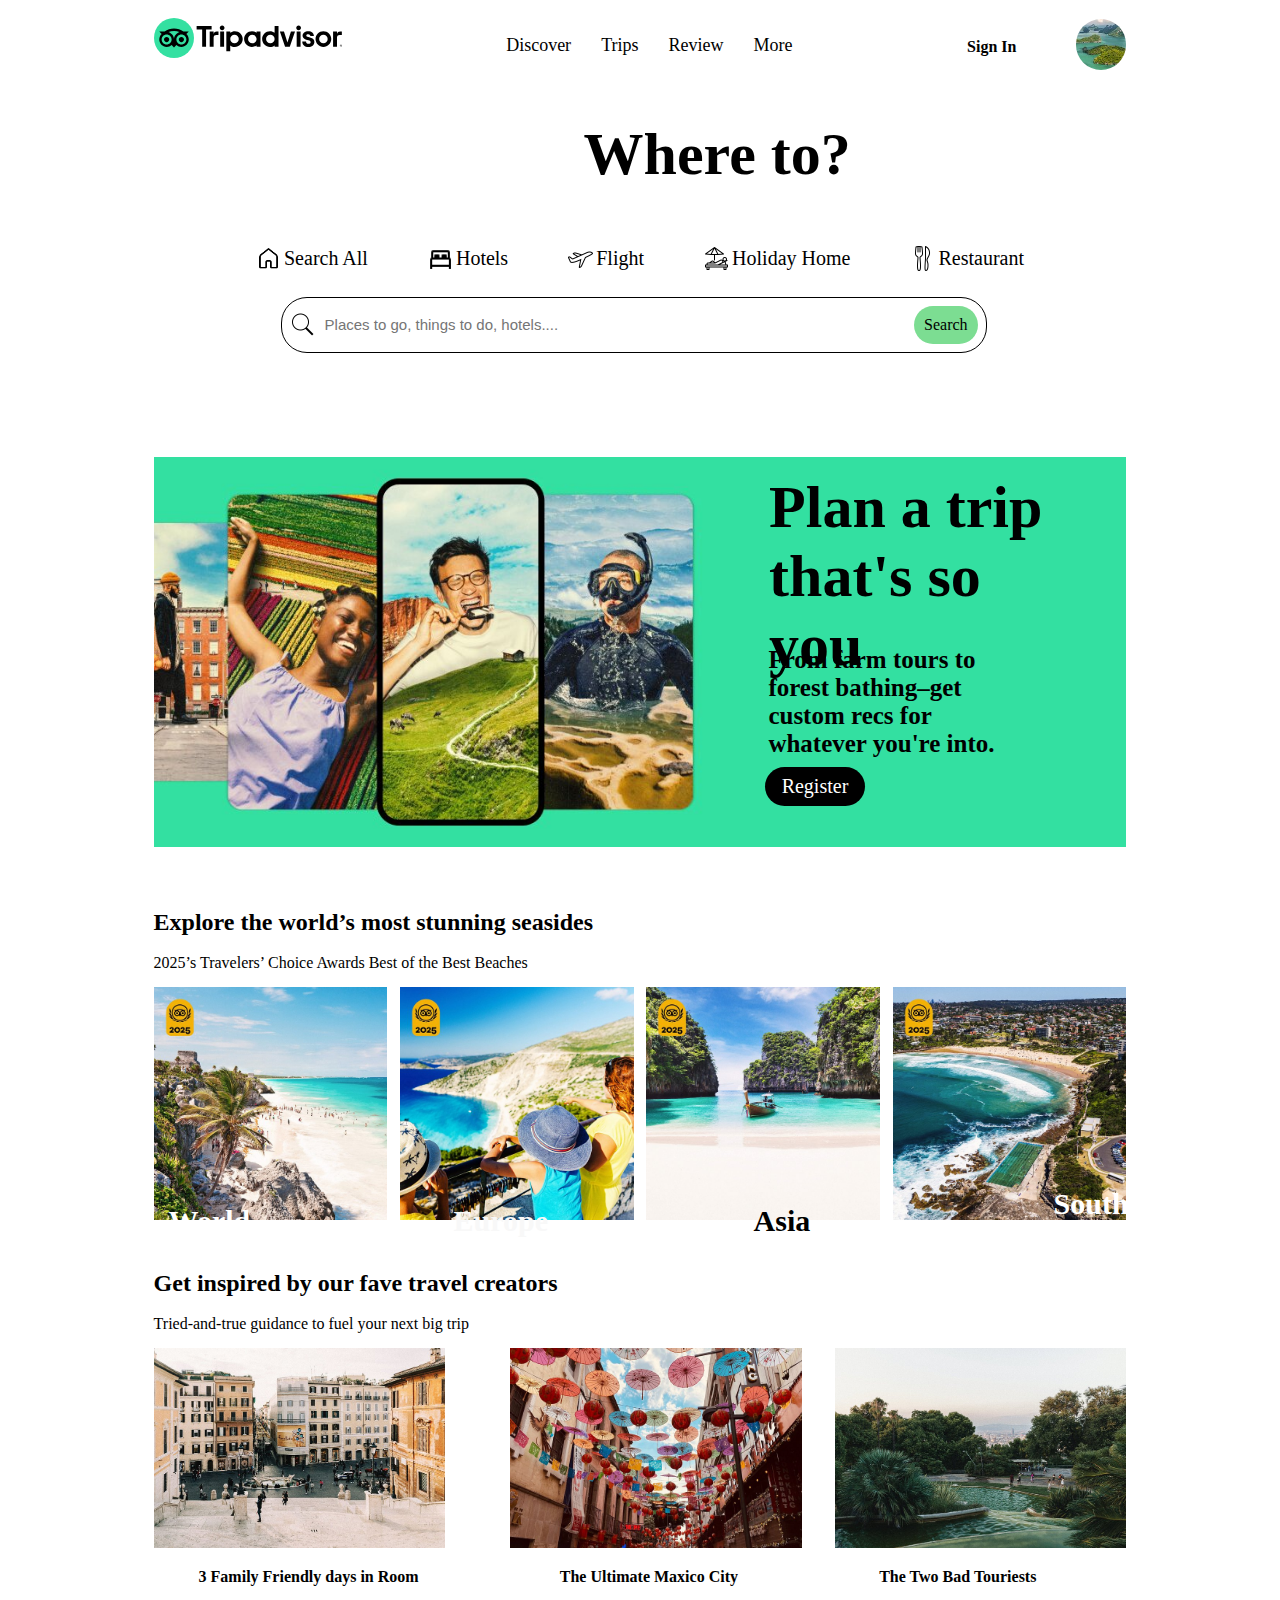
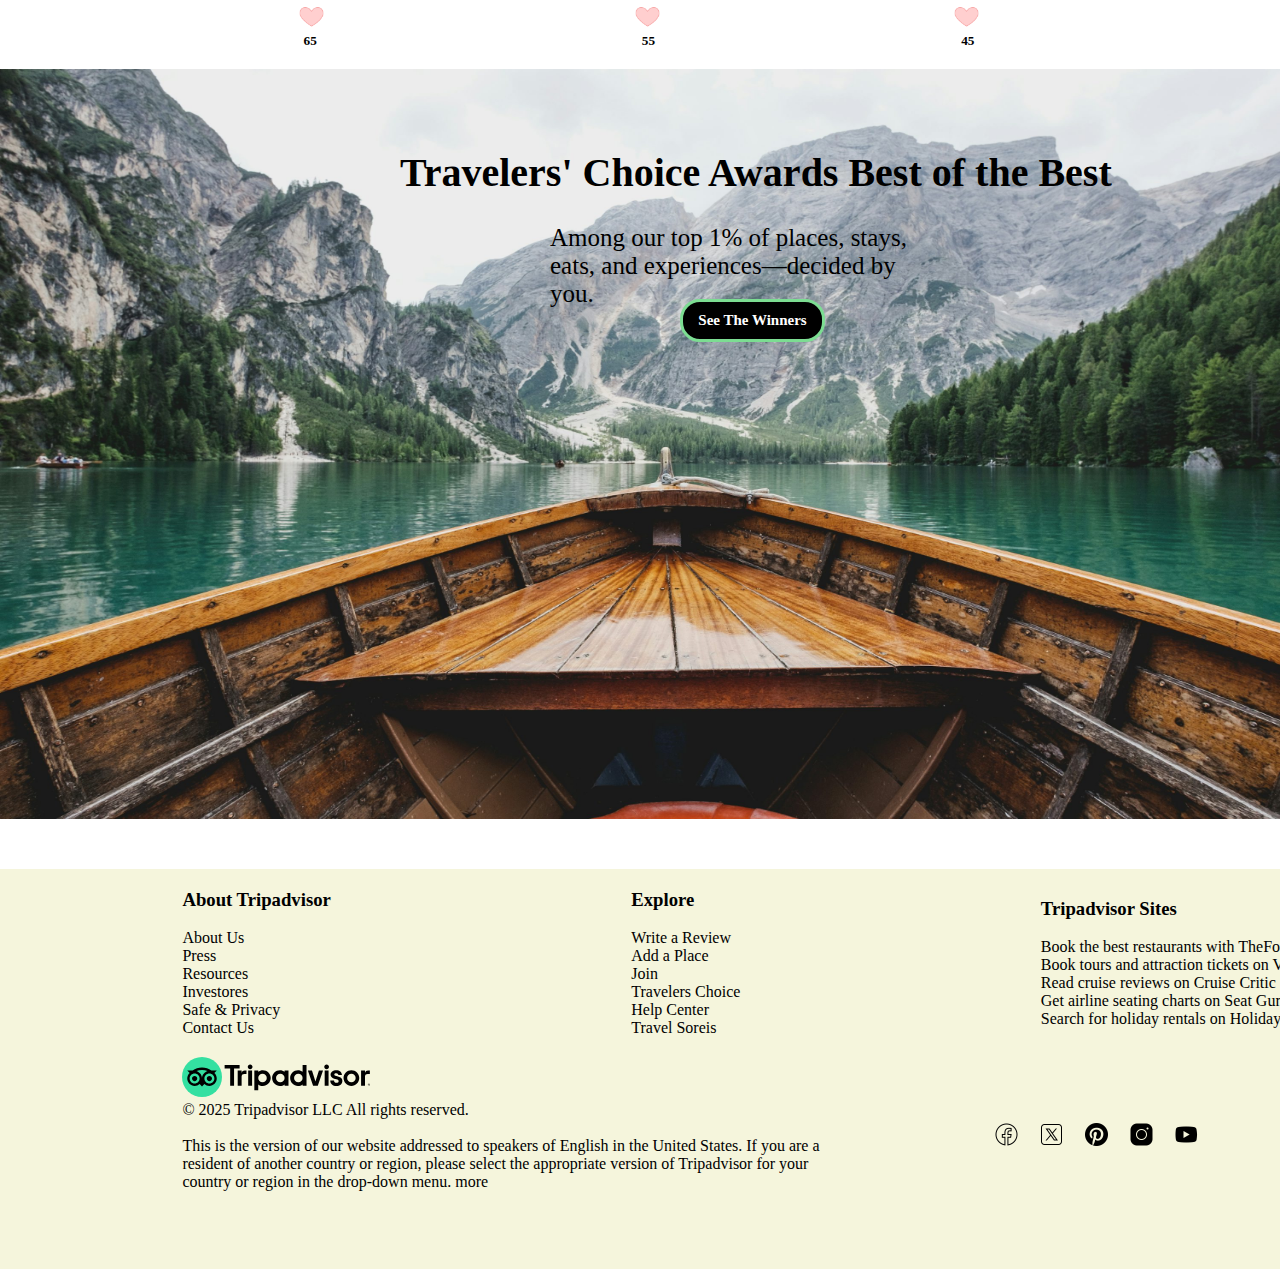
<file: index.html>
<!DOCTYPE html>
<html lang="en">

<head>
    <meta charset="UTF-8">
    <meta name="viewport" content="width=device-width, initial-scale=1.0">
    <title>Tripadvisor-clone</title>
    <link rel="stylesheet" href="style.css">
</head>

<body>

    <body>

        <!--Titles Section 01-->
        <div class="title">
            <img class="image" src="./image/TripAdvisor_files/Topiclogo.svg" alt="TripAdvisor">

            <div class="title-navigation">
                <p class="h1">Discover</p>
                <p class="h2">Trips</p>
                <p class="h3">Review</p>
                <p class="h4">More</p>

            </div>


            <div class="title-logo">
                <h4>Sign In</h4>
                <img src="./image/TripAdvisor_files/avatar.jpg" alt="image">
            </div>

        </div>



        <!--Big Section 02-->
        <div class="big">
            <h1 class="big-one">Where to?</h1>

        </div>



        <!--Catagories Section 03-->
        <div class="catagories">
            <div class="serach">
                <img src="image/TripAdvisor_files/search.png" alt="picture">
                <p>Search All</p>
            </div>

            <div class="hotel">
                <img src="./image/TripAdvisor_files/hotel.png" alt="picture">
                <p>Hotels</p>
            </div>

            <div class="flight">
                <img src="./image/TripAdvisor_files/flight.png" alt="picture">
                <p>Flight</p>
            </div>

            <div class="holyday">
                <img src="./image/TripAdvisor_files/holyday.png" alt="picture">
                <p>Holiday Home</p>
            </div>

            <div class="restaurant">
                <img src="./image/TripAdvisor_files/restaurant.png" alt="picture">
                <p>Restaurant</p>
            </div>

        </div>

        <!--Search Section 04-->
        <div class="search">
            <img src="./image/TripAdvisor_files/navbar.png" alt="search">
            <input type="text" placeholder="Places to go, things to do, hotels...." fdprocessedid="wejlc">
            <p>Search</p>
        </div>

        <!--Trip About Section 05-->
        <div class="trip">
            <img src="./image/TripAdvisor_files/background.jpg" alt="picture">
            <h1>Plan a trip that's so you</h1>
            <h4>From farm tours to forest bathing–get custom recs for whatever you're into.</h4>
            <p>Register</p>
        </div>

        <!--Explore Section 06-->
        <div class="explore">
            <div class="explore-one">
                <h2>Explore the world’s most stunning seasides</h2><br>
                <p>2025’s Travelers’ Choice Awards Best of the Best Beaches</p>
            </div>

            <div class="explore-two">
                <img src="./image/TripAdvisor_files/world1.jpg" alt="picture">
                <h2 class="one">World</h2>

                <img src="./image/TripAdvisor_files/world2.jpg" alt="picture">
                <h2 class="two">Europe</h2>

                <img src="./image/TripAdvisor_files/world3.jpg" alt="picture">
                <h2 class="three">Asia</h2>

                <img src="./image/TripAdvisor_files/world4.jpg" alt="picture">
                <h2 class="four">South Africa</h2>
            </div>
        </div>

        <!--More Explore Section 07-->
        <div class="more">
            <div class="more-one">
                <h2>Get inspired by our fave travel creators</h2><br>
                <p>Tried-and-true guidance to fuel your next big trip</p>
            </div>

            <div class="more-two">

                <img src="./image/TripAdvisor_files/caption1.jpg" alt="picture"><br>



                <img src="./image/TripAdvisor_files/caption2.jpg" alt="picture">



                <img src="./image/TripAdvisor_files/caption3.jpg" alt="picture">



            </div>


            <div class="more-three">
                <div class="more-three-1">
                    <h4>3 Family Friendly days in Room</h4><br>
                    <img class="sujan1" src="./image/TripAdvisor_files/heart.png" alt="picture"><br>
                    <h5>65</h5>
                </div>

                <div class="more-three-2">
                    <h4>The Ultimate Maxico City</h4><br>
                    <img class="sujan2" src="./image/TripAdvisor_files/heart.png" alt="picture"><br>
                    <h5>55</h5>
                </div>

                <div class="more-three-3">
                    <h4>The Two Bad Touriests</h4><br>
                    <img class="sujan3" src="./image/TripAdvisor_files/heart.png" alt="picture"><br>
                    <h5>45</h5>
                </div>
            </div>


        </div>

        <!--Background 08-->
        <div class="background">
            <img src="./image/TripAdvisor_files/background4.jpeg" alt="picture">
            <h1>Travelers' Choice Awards Best of the Best</h1>
            <p>Among our top 1% of places, stays, eats, and experiences—decided by you.</p>
            <h5>See The Winners</h5>
        </div>




        <!--Contact Section 09-->
        <div class="contact">
            <div class="contact-info">
                <div class="contact-one">
                    <h3>About Tripadvisor</h3><br>
                    <p>About Us</p>
                    <p>Press</p>
                    <p>Resources</p>
                    <p>Investores </p>
                    <p>Safe &amp; Privacy</p>
                    <p>Contact Us</p>

                </div>

                <div class="contact-two">
                    <h3>Explore</h3><br>
                    <p>Write a Review</p>
                    <p>Add a Place</p>
                    <p>Join</p>
                    <p>Travelers Choice</p>
                    <p>Help Center</p>
                    <p>Travel Soreis</p>

                </div>

                <div class="contact-two">
                    <h3>Tripadvisor Sites</h3><br>
                    <p>Book the best restaurants with TheFork</p>
                    <p>Book tours and attraction tickets on Viator</p>
                    <p>Read cruise reviews on Cruise Critic</p>
                    <p>Get airline seating charts on Seat Guru</p>
                    <p>Search for holiday rentals on Holiday Lettings</p>

                </div>

            </div>

            <div class="container">
                <div class="container-logo">
                    <img class="image" src="./image/TripAdvisor_files/Topiclogo.svg" alt="TripAdvisor">
                    <p>© 2025 Tripadvisor LLC All rights reserved.</p><br>
                    <p>This is the version of our website addressed to speakers of English in the United States. If you
                        are
                        a resident of another country or region, please select the appropriate version of Tripadvisor
                        for
                        your country or region in the drop-down menu. more</p>

                </div>

                <div class="contact-info">
                    <img src="./image/TripAdvisor_files/facebook.png" alt="picture">
                    <img src="./image/TripAdvisor_files/twitter.png" alt="picture">
                    <img src="./image/TripAdvisor_files/pintrest.png" alt="picture">
                    <img src="./image/TripAdvisor_files/instagram.png" alt="picture">
                    <img src="./image/TripAdvisor_files/youtube.png" alt="picture">

                </div>

            </div>


        </div>





        <span id="PING_IFRAME_FORM_DETECTION" style="display: none;"></span><span id="PING_CONTENT_DLS_POPUP"
            style="display: none;"></span>
        <div
            style="background-color: transparent; border: none; bottom: 15px; display: block; margin: 0px; opacity: 1; padding: 0px; position: fixed; right: 15px; z-index: 2147483647;">
        </div>
    </body>



</body>

</html>
</file>
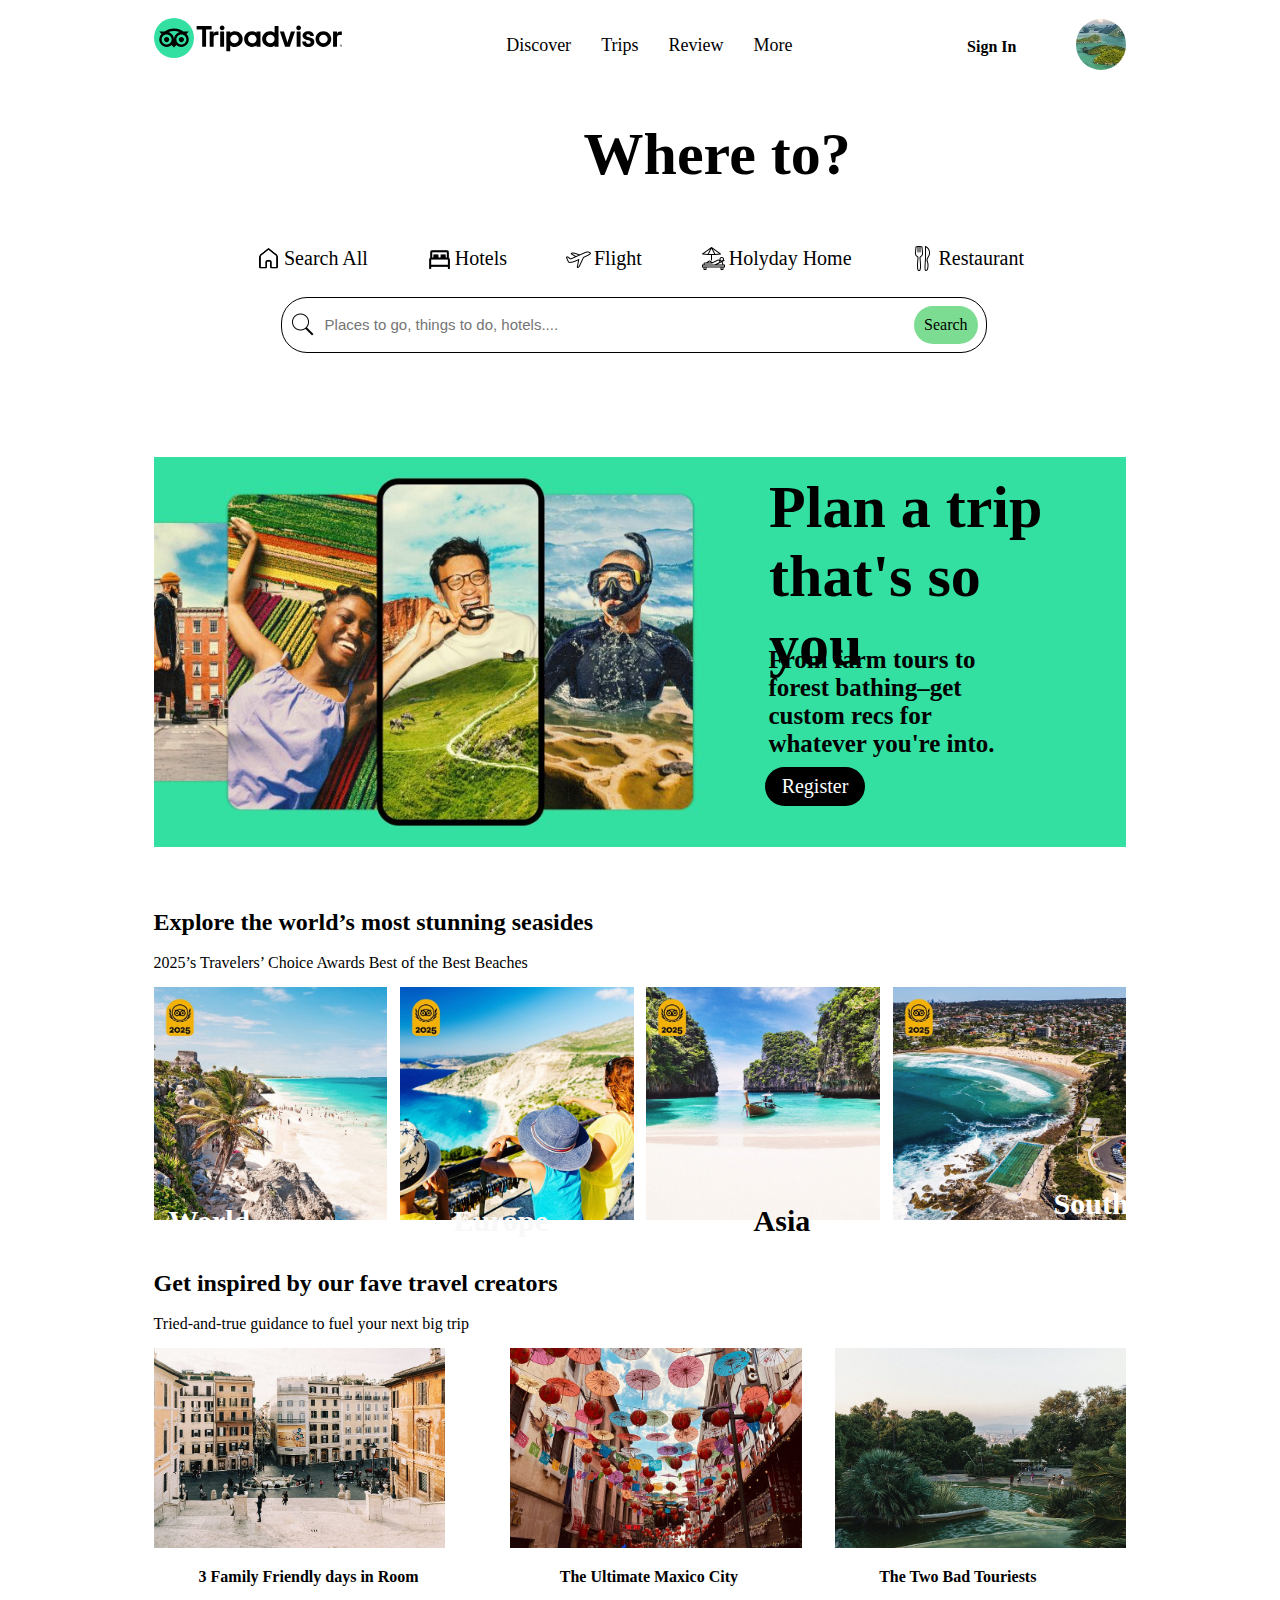
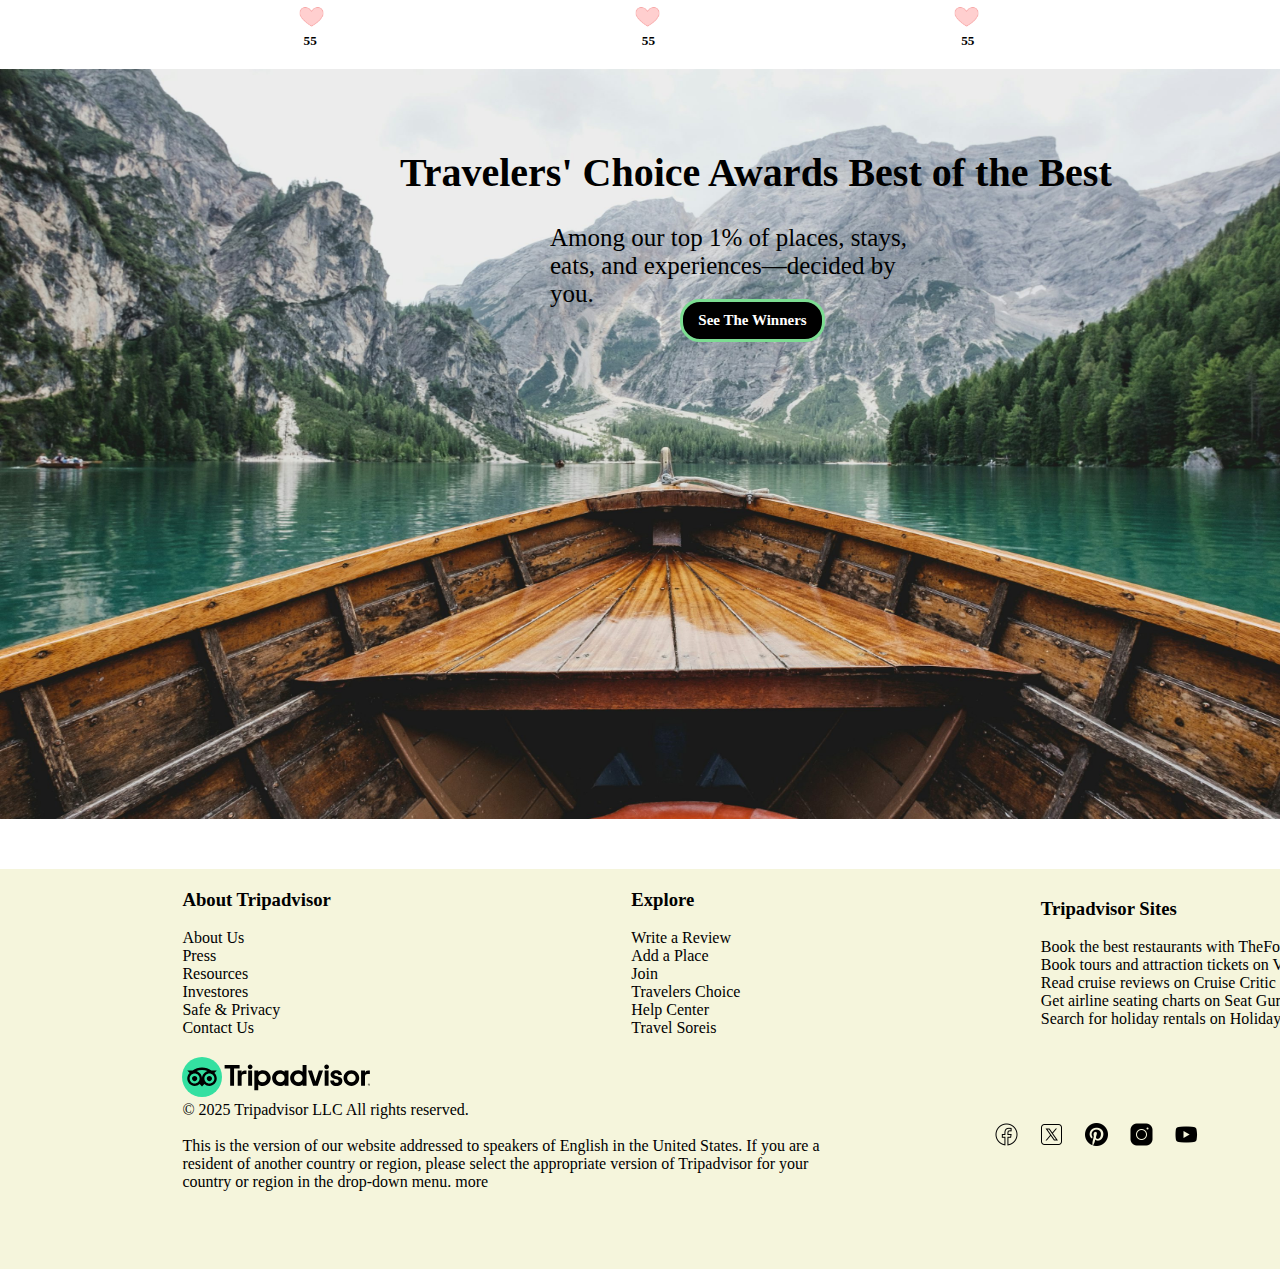
<file: image/TripAdvisor.html>
<!DOCTYPE html>
<!-- saved from url=(0053)https://bdu1721mt2334.github.io/Trip-Advisor-webpage/ -->
<html lang="en"><head><meta http-equiv="Content-Type" content="text/html; charset=UTF-8">
    
    <meta name="viewport" content="width=device-width, initial-scale=1.0">
    <link rel="stylesheet" href="./TripAdvisor_files/style.css">

    <!--font Design-->
    <link rel="preconnect" href="https://fonts.googleapis.com/">
    <link rel="preconnect" href="https://fonts.gstatic.com/" crossorigin="">
    <link href="./TripAdvisor_files/css2" rel="stylesheet">

    <!--logo-->

    <link rel="stylesheet" href="./TripAdvisor_files/all.min.css" integrity="sha512-pQV1r+WQu4Wr8OmF+zcf0eGv7OCxKkw0xzz9qYF0cZGswqISxTr0XHn+M2IyUwAnpJYjxBXXtUzu6XDUbB+0eQ==" crossorigin="anonymous" referrerpolicy="no-referrer">


    <title>TripAdvisor</title>
<link type="text/css" rel="stylesheet" href="chrome-extension://fheoggkfdfchfphceeifdbepaooicaho/css/mcafee_fonts.css"></head>

<body>

    <!--Titles Section 01-->
    <div class="title">
        <img class="image" src="./TripAdvisor_files/Topiclogo.svg" alt="TripAdvisor">

        <div class="title-navigation">
            <p class="h1">Discover</p>
            <p class="h2">Trips</p>
            <p class="h3">Review</p>
            <p class="h4">More</p>

        </div>


        <div class="title-logo">
            <h4>Sign In</h4>
            <img src="./TripAdvisor_files/avatar.jpg" alt="image">
        </div>

    </div>



    <!--Big Section 02-->
    <div class="big">
        <h1 class="big-one">Where to?</h1>

    </div>



    <!--Catagories Section 03-->
    <div class="catagories">
        <div class="serach">
            <img src="./TripAdvisor_files/search.png" alt="picture">
            <p>Search All</p>
        </div>

        <div class="hotel">
            <img src="./TripAdvisor_files/hotel.png" alt="picture">
            <p>Hotels</p>
        </div>

        <div class="flight">
            <img src="./TripAdvisor_files/flight.png" alt="picture">
            <p>Flight</p>
        </div>

        <div class="holyday">
            <img src="./TripAdvisor_files/holyday.png" alt="picture">
            <p>Holyday Home</p>
        </div>

        <div class="restaurant">
            <img src="./TripAdvisor_files/restaurant.png" alt="picture">
            <p>Restaurant</p>
        </div>

    </div>

    <!--Search Section 04-->
    <div class="search">
        <img src="./TripAdvisor_files/navbar.png" alt="search">
        <input type="text" placeholder="Places to go, things to do, hotels...." fdprocessedid="wejlc">
        <p>Search</p>
    </div>

    <!--Trip About Section 05-->
    <div class="trip">
        <img src="./TripAdvisor_files/background.jpg" alt="picture">
        <h1>Plan a trip that's so you</h1>
        <h4>From farm tours to forest bathing–get custom recs for whatever you're into.</h4>
        <p>Register</p>
    </div>

    <!--Explore Section 06-->
    <div class="explore">
        <div class="explore-one">
            <h2>Explore the world’s most stunning seasides</h2><br>
            <p>2025’s Travelers’ Choice Awards Best of the Best Beaches</p>
        </div>

        <div class="explore-two">
            <img src="./TripAdvisor_files/world1.jpg" alt="picture">
            <h2 class="one">World</h2>

            <img src="./TripAdvisor_files/world2.jpg" alt="picture">
            <h2 class="two">Europe</h2>

            <img src="./TripAdvisor_files/world3.jpg" alt="picture">
            <h2 class="three">Asia</h2>

            <img src="./TripAdvisor_files/world4.jpg" alt="picture">
            <h2 class="four">South Africa</h2>
        </div>
    </div>

    <!--More Explore Section 07-->
    <div class="more">
        <div class="more-one">
            <h2>Get inspired by our fave travel creators</h2><br>
            <p>Tried-and-true guidance to fuel your next big trip</p>
        </div>

        <div class="more-two">

            <img src="./TripAdvisor_files/caption1.jpg" alt="picture"><br>



            <img src="./TripAdvisor_files/caption2.jpg" alt="picture">



            <img src="./TripAdvisor_files/caption3.jpg" alt="picture">



        </div>


        <div class="more-three">
            <div class="more-three-1">
                <h4>3 Family Friendly days in Room</h4><br>
                <img class="sujan1" src="./TripAdvisor_files/heart.png" alt="picture"><br>
                <h5>55</h5>
            </div>

            <div class="more-three-2">
                <h4>The Ultimate Maxico City</h4><br>
                <img class="sujan2" src="./TripAdvisor_files/heart.png" alt="picture"><br>
                <h5>55</h5>
            </div>

            <div class="more-three-3">
                <h4>The Two Bad Touriests</h4><br>
                <img class="sujan3" src="./TripAdvisor_files/heart.png" alt="picture"><br>
                <h5>55</h5>
            </div>
        </div>


    </div>

    <!--Background 08-->
    <div class="background">
        <img src="./TripAdvisor_files/background4.jpeg" alt="picture">
        <h1>Travelers' Choice Awards Best of the Best</h1>
        <p>Among our top 1% of places, stays, eats, and experiences—decided by you.</p>
        <h5>See The Winners</h5>
    </div>




    <!--Contact Section 09-->
    <div class="contact">
        <div class="contact-info">
            <div class="contact-one">
                <h3>About Tripadvisor</h3><br>
                <p>About Us</p>
                <p>Press</p>
                <p>Resources</p>
                <p>Investores </p>
                <p>Safe &amp; Privacy</p>
                <p>Contact Us</p>

            </div>

            <div class="contact-two">
                <h3>Explore</h3><br>
                <p>Write a Review</p>
                <p>Add a Place</p>
                <p>Join</p>
                <p>Travelers Choice</p>
                <p>Help Center</p>
                <p>Travel Soreis</p>

            </div>

            <div class="contact-two">
                <h3>Tripadvisor Sites</h3><br>
                <p>Book the best restaurants with TheFork</p>
                <p>Book tours and attraction tickets on Viator</p>
                <p>Read cruise reviews on Cruise Critic</p>
                <p>Get airline seating charts on Seat Guru</p>
                <p>Search for holiday rentals on Holiday Lettings</p>

            </div>

        </div>

        <div class="container">
            <div class="container-logo">
                <img class="image" src="./TripAdvisor_files/Topiclogo.svg" alt="TripAdvisor">
                <p>© 2025 Tripadvisor LLC All rights reserved.</p><br>
                <p>This is the version of our website addressed to speakers of English in the United States. If you are
                    a resident of another country or region, please select the appropriate version of Tripadvisor for
                    your country or region in the drop-down menu. more</p>

            </div>

            <div class="contact-info">
                <img src="./TripAdvisor_files/facebook.png" alt="picture">
                <img src="./TripAdvisor_files/twitter.png" alt="picture">
                <img src="./TripAdvisor_files/pintrest.png" alt="picture">
                <img src="./TripAdvisor_files/instagram.png" alt="picture">
                <img src="./TripAdvisor_files/youtube.png" alt="picture">

            </div>

        </div>


    </div>





<span id="PING_IFRAME_FORM_DETECTION" style="display: none;"></span><span id="PING_CONTENT_DLS_POPUP" style="display: none;"></span><div style="background-color: transparent; border: none; bottom: 15px; display: block; margin: 0px; opacity: 1; padding: 0px; position: fixed; right: 15px; z-index: 2147483647;"><template shadowrootmode="closed"><style>/*!
 * 
 *     MCAFEE RESTRICTED CONFIDENTIAL
 *     Copyright (c) 2025 McAfee, LLC
 *
 *     The source code contained or described herein and all documents related
 *     to the source code ("Material") are owned by McAfee or its
 *     suppliers or licensors. Title to the Material remains with McAfee
 *     or its suppliers and licensors. The Material contains trade
 *     secrets and proprietary and confidential information of McAfee or its
 *     suppliers and licensors. The Material is protected by worldwide copyright
 *     and trade secret laws and treaty provisions. No part of the Material may
 *     be used, copied, reproduced, modified, published, uploaded, posted,
 *     transmitted, distributed, or disclosed in any way without McAfee's prior
 *     express written permission.
 *
 *     No license under any patent, copyright, trade secret or other intellectual
 *     property right is granted to or conferred upon you by disclosure or
 *     delivery of the Materials, either expressly, by implication, inducement,
 *     estoppel or otherwise. Any license under such intellectual property rights
 *     must be expressed and approved by McAfee in writing.
 *
 */
@font-face{font-family:"McAfeePoppins";src:url("../../../fonts/Poppins-Thin.ttf") format("truetype");font-weight:100;font-style:normal}@font-face{font-family:"McAfeePoppins";src:url("../../../fonts/Poppins-ThinItalic.ttf") format("truetype");font-weight:100;font-style:italic}@font-face{font-family:"McAfeePoppins";src:url("../../../fonts/Poppins-ExtraLight.ttf") format("truetype");font-weight:200;font-style:normal}@font-face{font-family:"McAfeePoppins";src:url("../../../fonts/Poppins-ExtraLightItalic.ttf") format("truetype");font-weight:200;font-style:italic}@font-face{font-family:"McAfeePoppins";src:url("../../../fonts/Poppins-Light.ttf") format("truetype");font-weight:300;font-style:normal}@font-face{font-family:"McAfeePoppins";src:url("../../../fonts/Poppins-LightItalic.ttf") format("truetype");font-weight:300;font-style:italic}@font-face{font-family:"McAfeePoppins";src:url("../../../fonts/Poppins-Regular.ttf") format("truetype");font-weight:400;font-style:normal}@font-face{font-family:"McAfeePoppins";src:url("../../../fonts/Poppins-Italic.ttf") format("truetype");font-weight:400;font-style:italic}@font-face{font-family:"McAfeePoppins";src:url("../../../fonts/Poppins-Medium.ttf") format("truetype");font-weight:500;font-style:normal}@font-face{font-family:"McAfeePoppins";src:url("../../../fonts/Poppins-MediumItalic.ttf") format("truetype");font-weight:500;font-style:italic}@font-face{font-family:"McAfeePoppins";src:url("../../../fonts/Poppins-SemiBold.ttf") format("truetype");font-weight:600;font-style:normal}@font-face{font-family:"McAfeePoppins";src:url("../../../fonts/Poppins-SemiBoldItalic.ttf") format("truetype");font-weight:600;font-style:italic}@font-face{font-family:"McAfeePoppins";src:url("../../../fonts/Poppins-Bold.ttf") format("truetype");font-weight:700;font-style:normal}@font-face{font-family:"McAfeePoppins";src:url("../../../fonts/Poppins-BoldItalic.ttf") format("truetype");font-weight:700;font-style:italic}@font-face{font-family:"McAfeePoppins";src:url("../../../fonts/Poppins-ExtraBold.ttf") format("truetype");font-weight:800;font-style:normal}@font-face{font-family:"McAfeePoppins";src:url("../../../fonts/Poppins-ExtraBoldItalic.ttf") format("truetype");font-weight:800;font-style:italic}@font-face{font-family:"McAfeePoppins";src:url("../../../fonts/Poppins-Black.ttf") format("truetype");font-weight:900;font-style:normal}@font-face{font-family:"McAfeePoppins";src:url("../../../fonts/Poppins-BlackItalic.ttf") format("truetype");font-weight:900;font-style:italic}*{border:0;box-sizing:border-box;font:inherit;font-family:"McAfeePoppins",Helvetica,Arial;font-size:100%;margin:0;padding:0;vertical-align:baseline;outline:none}article,aside,details,figcaption,figure,footer,header,hgroup,menu,nav,section{display:block}html,body{background-color:#f5f6fa;font-family:"McAfeePoppins",Helvetica,Arial;line-height:1;height:100%;width:100%}ol,ul{list-style:none}blockquote,q{quotes:none}blockquote:after,blockquote:before,q:after,q:before{content:"";content:none}table{border-collapse:collapse;border-spacing:0}b{font-weight:bold}img{display:block}.dls__container{align-items:center;display:flex;margin:0 auto;margin-top:50px;position:relative}.dls__popup__expanded{align-items:center;overflow:hidden;border-radius:100px;cursor:pointer;display:flex;left:0;padding:15px;position:absolute;height:95px;width:383px;background-color:#fff;transition:all .3s ease-in-out}.dls__popup__expanded .dls__icon{height:65px;width:73px}.content{margin-left:12px}.content .content__images{display:flex;align-items:center;width:250px}.content .content__images .seperator__line{margin-left:5px;margin-right:10px}.content .content__images #dls_close_icon{cursor:pointer;margin-left:auto;margin-right:0px}.content p{font-family:"McAfeePoppins",Helvetica,Arial;font-weight:"400";font-size:14px;line-height:20px;margin-top:8px;color:#4258ff;width:250px;cursor:pointer}.shield{overflow:hidden;box-shadow:0px 2px 4px 0px rgba(33,41,52,.12),0px -1px 2px 0px rgba(0,0,0,.08);align-items:center;border-radius:100px;bottom:0;display:flex;height:95px;justify-content:center;position:absolute;right:0;width:383px;transition:all .3s ease-in-out}.shield__circle{display:flex;justify-content:center;align-items:center;width:55px;height:55px;background-color:#c01818;transition:all .6s ease-in-out .2s;z-index:1;opacity:0}

/*# sourceMappingURL=../sourceMap/chrome/css/download_scan_popup.css.map*/</style><div class="dls__container">
  <div class="shield" style="background: transparent; opacity: 0.1; display: none;">
    <div class="shield__circle" style="opacity: 1;">
      <img src="chrome-extension://fheoggkfdfchfphceeifdbepaooicaho/images/download_scan/mcafee_logo_white.svg?secret=m6mrqg" x-mcsrc="" id="dls_ballon_icon" x-mcsrcparsed="true">
    </div>
    <div class="dls__popup__expanded" style="opacity: 0;">
      <img src="chrome-extension://fheoggkfdfchfphceeifdbepaooicaho/images/download_scan/download_scan_icon.svg?secret=m6mrqg" x-mcsrc="" class="dls__icon" x-mcsrcparsed="true">
      <div class="content">
        <div class="content__images">
          <img src="chrome-extension://fheoggkfdfchfphceeifdbepaooicaho/images/download_scan/mcafee_logo_red.svg?secret=m6mrqg" x-mcsrc="" id="dls_mcafee_logo" x-mcsrcparsed="true">
          <img src="chrome-extension://fheoggkfdfchfphceeifdbepaooicaho/images/download_scan/seperator_line.svg?secret=m6mrqg" x-mcsrc="" class="seperator__line" x-mcsrcparsed="true">
          <img src="chrome-extension://fheoggkfdfchfphceeifdbepaooicaho/images/download_scan/webadvisor.svg?secret=m6mrqg" x-mcsrc="" x-mcsrcparsed="true">
          <img src="chrome-extension://fheoggkfdfchfphceeifdbepaooicaho/images/download_scan/close-outline.svg?secret=m6mrqg" x-mcsrc="" id="dls_close_icon" x-mcsrcparsed="true">
        </div>
        <p id="download_scan_popup_expanded_descriptions">Your download's being scanned. We'll let you know if there's an issue.</p>
      </div>
    </div>
  </div>
</div><style>/*!
 * 
 *     MCAFEE RESTRICTED CONFIDENTIAL
 *     Copyright (c) 2025 McAfee, LLC
 *
 *     The source code contained or described herein and all documents related
 *     to the source code ("Material") are owned by McAfee or its
 *     suppliers or licensors. Title to the Material remains with McAfee
 *     or its suppliers and licensors. The Material contains trade
 *     secrets and proprietary and confidential information of McAfee or its
 *     suppliers and licensors. The Material is protected by worldwide copyright
 *     and trade secret laws and treaty provisions. No part of the Material may
 *     be used, copied, reproduced, modified, published, uploaded, posted,
 *     transmitted, distributed, or disclosed in any way without McAfee's prior
 *     express written permission.
 *
 *     No license under any patent, copyright, trade secret or other intellectual
 *     property right is granted to or conferred upon you by disclosure or
 *     delivery of the Materials, either expressly, by implication, inducement,
 *     estoppel or otherwise. Any license under such intellectual property rights
 *     must be expressed and approved by McAfee in writing.
 *
 */
.mc-interactive-balloon{position:absolute;right:-50px;bottom:8px;box-shadow:rgba(0,0,0,.12) 0px 0px 10px;height:40px;width:40px;background:#1671ee;border-radius:20px;display:flex;justify-content:center;align-items:center}

/*# sourceMappingURL=../sourceMap/chrome/css/interactive_balloon.css.map*/</style></template></div></body></html>
</file>
<file: style.css>
* {
    padding: 0;
    margin: 0;
    box-sizing: border-box;
    
}

body {
    font-family: "Gabarito", serif;
    min-height: 200vh;  
}

.title {
    padding-left: 12%;
    padding-top: 7px;
    padding-right: 12%;
    display: flex;
    cursor: pointer;
    justify-content: space-between;
    align-items: center;
    

}

.image {
    width: 188px;
    top: 10px;
    
    
     
}

.title-navigation {
    margin-top: 15px;
    display: flex;
    gap: 30px;
    padding: 5px;
    font-size: 18px;
    
}

.h1:hover {
    color: rgb(12, 213, 146);
   
}

.h2:hover {
    color: aquamarine;
   
}

.h3:hover {
    color: aquamarine;
}

.h4:hover {
    color: aquamarine;
}

.title-logo {
    display: flex;
    justify-content: space-between;
    
    
}

.title-logo h4 {
    margin-top: 22px;
    color: black;
    padding-top: 9px;
    padding-left: 10px;
    padding-right: 10px;
    padding-bottom: 2px;
    background-color: rgb(255, 255, 255);

}

.title-logo h4:hover {
    margin-top: 22px;
    border: solid black 1px;
    padding-top: 8px;
    padding-left: 9px;
    padding-right: 9px;
    padding-bottom: 2px;
    background-color: black;
    color: white;
    border-radius: 20px;
}

.title-logo img {
    max-width: 30%;  /* 50% of its original size */
    height: auto;
    border-radius: 40px;
    margin-top: 12px;
    

}


.title-logo img:hover {
    opacity: 50%;
}


/*Big Section 02 */

.big {
    font-size: 30px;
    margin-top: 50px;
    margin-left: 430px;
    padding-left: 12%;
    padding-right: 15%;
    display: block;
    

}


/*Catagories Section 03 */

.catagories {
    margin-top: 50px;
    margin-bottom: 10px;
    padding-left: 20%;
    padding-top: 7px;
    padding-right: 20%;
    padding-bottom: 5px;
    display: flex;
    cursor: pointer;
    justify-content: space-between;
    align-items: center;
}

.catagories img {
    width: 25px;
    height: 25px;
    object-fit: contain;
}

.serach, 
.hotel, 
.flight, 
.holyday, 
.restaurant {
    display: flex;
    gap: 3px;
    align-items: center;
    font-size: 20px;
    border-bottom: 2px solid transparent;  
}

.serach:hover,
.hotel:hover,
.flight:hover,
.holyday:hover,
.restaurant:hover {
    border-bottom: 2px solid black;
}






.search {
    outline: solid rgb(0, 0, 0) 1px;
    border-radius: 25px;
    width: 55%;
    align-items: center;
    display: flex;
    gap: 10px;
    padding: 8px;
    margin-left: 22%;
    margin-top: 20px;


}

.search input {
    border: none;
    font-size: 15px;
    width: 700px;
   
}

.search input:focus {
    outline: none;
}

.search img {
    max-width: 25px; 
    height: auto;
    
}

.search p {
    background-color: rgb(124, 221, 146);
    padding: 10px;
    border-radius: 20px;
    display: inline;
    align-items: right;
    cursor: pointer;
    
}

.search p:hover {
    background-color: rgb(202, 249, 214);
    
}



.trip {
    background-color: transparent;
    width: 76%;
    height: 500px;
    margin-top: 50px;
    margin-left: 12%;
    margin-right: 12%;
    display: flex;
    justify-content: center;  
    align-items: center;      
    overflow: hidden;
    position: relative;
}

.trip img {
    width: 100%;  
    height: auto;
    object-fit: contain;  
}

.trip h1 {
    position: absolute;
    width: 30%;
    font-size: 60px;
    margin-left: 550px;
    margin-bottom: 150px;
}

.trip h4 {
    position: absolute;
    width: 25%;
    font-size: 25px;
    margin-left: 500px;
    margin-top: 100px;

}

.trip p {
    position: absolute;
    width: 100px;
    font-size: 20px;
    margin-left: 350px;
    margin-top: 270px;
    background-color: black;
    color: white;
    text-align: center;
    padding: 8px;
    border-radius: 20px;
    cursor: pointer;
    
}

.trip p:hover {
    opacity: 75%;
}




.explore {
    padding-left: 12%;
    padding-top: 7px;
    padding-right: 12%;
     
}


.explore-two {
    display: flex;
    justify-content: space-between;
    align-items: center;
    position: relative;

}

.one {
    position: absolute;
    margin-left: 15px;
    margin-top: 250px;
    color: rgb(255, 255, 255);
    font-size: 30px;
}

.two {
    position: absolute;
    margin-left: 300px;
    margin-top: 250px;
    color: rgb(248, 248, 248);
    font-size: 30px;
   
}

.three {
    position: absolute;
    margin-left: 600px;
    margin-top: 250px;
    color: rgb(0, 0, 0);
    font-size: 30px;

}

.four {
    position: absolute;
    margin-left: 900px;
    margin-top: 250px;
    color: rgb(255, 255, 255);
    font-size: 30px;
}

.explore-two img {
    margin-top: 15px ;
    width: 24%;
    height: auto;
    object-fit: contain;
    cursor: pointer;
    flex-wrap: wrap;

}

.explore-two img:hover {
    opacity: 75%;
}



.more {
    padding-left: 12%;
    padding-top: 50px;
    padding-right: 12%;
    

}

.more-two {
    display: flex;
    justify-content: space-between;
    align-items: center;
    position: relative;
    cursor: pointer;

}



.more-two img {
    margin-top: 15px ;
    width: 30%;
    height: 200px;
    align-items: center;
    justify-content: center;
    cursor: pointer;
    gap: 3px;

}

.more-two img:hover {
    opacity: 75%;

}

.more-three {
    margin-top: 20px;
    display: flex;
    justify-content: space-between;
    align-items: center;
    position: relative;
    cursor: pointer;

}

.more-three-1 {
    margin-left: 45px;
}

.more-three-3 {
    margin-right: 90px;
}

.sujan1 {
    width: 25px;
    margin-left: 100px;
}

.sujan2 {
    width: 25px;
    margin-left: 75px;

}

.sujan3 {
    width: 25px;
    margin-left: 75px;
}

.more-three-1 h5 {
    margin-left: 105px;

    
}

.more-three-2 h5 {
    margin-left: 82px;

    
}

.more-three-3 h5 {
    margin-left: 82px;

    
}


.background {
    display: flex;
    position: relative;

}


.background img {
    margin-top: 20px;
    width: 100%;
    height: 750px;
    display: flex;
    
}

.background h1 {
    position: absolute;
    margin-top: 100px;
    margin-left: 400px;
    font-size: 40px;
}

.background p {
    width: 30%;
    position: absolute;
    margin-top: 175px;
    margin-left: 550px;
    font-size: 25px;
}

.background h5 {
    width: 145px;
    position: absolute;
    border: solid  rgb(124, 221, 146) 3px ;
    border-radius: 20px;
    padding: 10px;
    font-size: 15px;
    background-color:  rgb(0, 0, 0);
    color: white;
    text-align: center;
    margin-top: 250px;
    margin-left: 680px;
     
}

.background h5:hover {
    background-color: rgb(124, 221, 146) ;
    color: rgb(0, 0, 0);
    border: solid  rgb(0, 0, 0) 3px ;
    opacity: 75%;

}






.contact {
    margin-top: 50px;
    background-color: beige;
    width: 1520px;
    height: 400px;
}

.contact-info {
    padding-left: 12%;
    padding-top: 20px;
    padding-right: 12%;
    display: flex;
    justify-content: space-between;
    align-items: center;
    
}

.contact-info p {
    cursor: pointer;
    
}


.container {
    padding-left: 12%;
    padding-top: 20px;
    padding-right: 12%;
    display: flex;
    justify-content: space-between;
    align-items: center;
    
     
}

.contact-logo p {
    width: 500px;
    height: auto;
    font-size: 13px;
   

} 

.contact-info {
    display: flex;
    justify-content: space-between;
    gap: 20px;
   

}

.contact-info img {
    width: 25px;  
    height: 25px;
    cursor: pointer;
  
}

@media screen and (max-width:800px) {
    body {
        font-size: 12px;
        margin: 20px;
        height: 20px;
    }
}

@media screen and (max-width:600px) {

    .title {
        display: flex;
        cursor: pointer;
        justify-content: space-between;
        align-items: center;
        
    }

    .image {
        display: inline-block;
        width: 100px;
        top: 20px;
        margin-right: 25px;
    }

    .title-navigation {
        margin-top: 5px;
        display: flex;
        align-items: center;
        gap: 10px;
        padding: 2px;
        font-size: 10px;
        margin-right: 5px;
        
    }

    .title-logo img {
        max-width: 40%;  
        height: auto;
        border-radius: 40px;
        margin-top: 7px;
        margin-left: 40px;
        justify-content: end;
        
    
    }

   

    

    /*Big Section 02 */

    .big {
        font-size: 10px;
        margin-top: 20px;
        margin-left: 100px;
        padding-left: 12%;
        padding-right: 15%;
        display: block;
        
    
    }

    /*Catagories Section 03 */

    .catagories {
        margin-top: 10px;
        margin-bottom: 10px;
        padding: 20px;
        display: flex;
        cursor: pointer;
        justify-content: space-between;
        align-items: center;
    }
    
    .catagories img {
        width: 15px;
        height: 25px;
        object-fit: contain;
    }

    .serach, 
    .hotel, 
    .flight, 
    .holyday, 
    .restaurant {
        display: flex;
        gap: 3px;
        align-items: center;
        font-size: 10px;
        border-bottom: 2px solid transparent;  
}

.title-logo h4 {
   display: none;
}




.search input {
    border: none;
    font-size: 10px;
    width: 1000px;
   
}

.search {
    outline: solid rgb(0, 0, 0) 1px;
    border-radius: 25px;
    width: 75%;
    align-items: center;
    display: flex;
    gap: 10px;
    padding: 8px;
    margin-left: 13%;
    margin-top: 10px;


}



.trip {
    background-color: transparent;
    width: 90%;
    height: 200px;
    margin-top: 5px;
    margin-left: 5%;
    display: flex;
    justify-content: center;  
    align-items: center;      
    overflow: hidden;
    position: relative;
}


.trip h1 {
    position: absolute;
    width: 25%;
    font-size: 15px;
    margin-left: 175px;
    margin-top: 80gitpx;
}
   

.trip h4 {
    position: absolute;
    width: 20%;
    font-size: 7px;
    margin-left: 160px;
    margin-bottom: 120px;
}

.trip p {
        position: absolute;
        width: 40px;
        font-size: 7px;
        margin-left: 130px;
        margin-top: 50px;
        background-color: black;
        color: white;
        text-align: center;
        padding: 4px;
        border-radius: 20px;
        cursor: pointer;
        
    }


 

    .explore {
        padding-left: 5%;
        padding-top: 2gitpx;
        padding-right: 5%;
         
    }


    .explore h2 {
       font-size: 10px;
         
    }

    .explore p {
        font-size: 5px;
        flex-basis: 40%;
         
    }


    
    .explore-two {
        display: flex;
        justify-content: space-between;
        align-items: center;
        position: relative;
    
    }
    
    .one {
        display: none;
    }
    
    .two {
      
        display: none;
       
    }
    
    .three {
        display: none;
       
    
    }
    
    .four {
        display: none;
        
    }
    
    .explore-two img {
        margin-top: 15px ;
        width: 22%;
        height: auto;
        object-fit: contain;
        cursor: pointer;
        flex-wrap: wrap;
    
    }
    
    .explore-two img:hover {
        opacity: 75%;
    }
    




.more {
    padding-left: 5%;
        padding-top: 4px;
        padding-right: 5%;
         
    

}

.more-one h2 {
    font-size: 10px;
}

.more-one p {
     font-size: 5px;
    flex-basis: 40%;
}



.more-two {
    display: flex;
    justify-content: space-between;
    align-items: center;
    position: relative;
    cursor: pointer;

}



.more-two img {
    margin-top: 15px ;
    width: 30%;
    height: 100px;
    align-items: center;
    justify-content: center;
    cursor: pointer;
    gap: 3px;
    flex-wrap: wrap;

}

.more-two img:hover {
    opacity: 75%;

}

.more-three {
    margin-top: 20px;
    display: flex;
    justify-content: space-between;
    align-items: center;
    position: relative;
    cursor: pointer;

}
.more-three-1 h4{
    font-size: 7px;
    text-align: center;
   
}

.more-three-2 h4{
    font-size: 7px;
    text-align: center;

    
}

.more-three-3 h4{
    font-size: 7px;
    text-align: center;

    
}


.more-three-1 {
    margin-left: 15px;
}

.more-three-2 {
    margin-left: 50px;
    
}


.more-three-3 {
    margin-left: 170px;
    position: absolute;
    
}



.more-three-1 img {
    display: none;

    
}

.more-three-1 h5{
    display: none;

    
}

.more-three-2 img {
    display: none;

}

.more-three-2 h5{
    display: none;

    
}

.more-three-3 img {
    display: none;

    
}

.more-three-3 h5{
    display: none;

    
}



.background {
    display: flex;
    position: relative;

}


.background img {
    margin-top: 20px;
    width: 100%;
    height: 400px;
    display: flex;
    
}

.background h1 {
    position: absolute;
    margin-top: 50px;
    margin-left: 25px;
    font-size: 15px;
    text-align: center;
}

.background p {
    width: 60%;
    position: absolute;
    margin-top: 75px;
    margin-left: 40px;
    font-size: 15px;
    text-align: center;
}

.background h5 {
    width: 60px;
    position: absolute;
    border: solid  rgb(124, 221, 146) 3px ;
    border-radius: 20px;
    padding: 5px;
    font-size: 5px;
    background-color:  rgb(0, 0, 0);
    color: white;
    text-align: center;
    margin-top: 150px;
    margin-left: 130px;
     
}

.background h5:hover {
    background-color: rgb(124, 221, 146) ;
    color: rgb(0, 0, 0);
    border: solid  rgb(0, 0, 0) 3px ;
    opacity: 75%;

}





.contact {
    margin-top: 10px;
    background-color: beige;
    width:380px;
    height: 400px;
}

.contact-info {
    padding-left: 7%;
    padding-top: 20px;
    padding-right: 7%;
    display: flex;
    justify-content: space-between;
    align-items: center;
    font-size: 8px;
    
}

.contact-info p {
    cursor: pointer;
    
}


.container {
    padding-left: 12%;
    padding-top: 20px;
    padding-right: 12%;
    display: flex;
    justify-content: space-between;
    align-items: center;
    
     
}

.contact-logo p {
    width: 500px;
    height: auto;
    font-size: 13px;
   

} 

.contact-info {
    justify-content: flex-start;  /* Keep icons aligned to the left on mobile */
    gap: 10px;  /* Reduce gap for smaller screens */
}

.contact-info img {
    width: 20px;  /* Smaller icon size for mobile */
    height: 20px;
}
}
</file>
<file: image/TripAdvisor_files/style.css>
* {
    padding: 0;
    margin: 0;
    box-sizing: border-box;
    
}

body {
    font-family: "Gabarito", serif;
    min-height: 200vh;  
}

.title {
    padding-left: 12%;
    padding-top: 7px;
    padding-right: 12%;
    display: flex;
    cursor: pointer;
    justify-content: space-between;
    align-items: center;
    

}

.image {
    width: 188px;
    top: 10px;
    
    
     
}

.title-navigation {
    margin-top: 15px;
    display: flex;
    gap: 30px;
    padding: 5px;
    font-size: 18px;
    
}

.h1:hover {
    color: rgb(12, 213, 146);
   
}

.h2:hover {
    color: aquamarine;
   
}

.h3:hover {
    color: aquamarine;
}

.h4:hover {
    color: aquamarine;
}

.title-logo {
    display: flex;
    justify-content: space-between;
    
    
}

.title-logo h4 {
    margin-top: 22px;
    color: black;
    padding-top: 9px;
    padding-left: 10px;
    padding-right: 10px;
    padding-bottom: 2px;
    background-color: rgb(255, 255, 255);

}

.title-logo h4:hover {
    margin-top: 22px;
    border: solid black 1px;
    padding-top: 8px;
    padding-left: 9px;
    padding-right: 9px;
    padding-bottom: 2px;
    background-color: black;
    color: white;
    border-radius: 20px;
}

.title-logo img {
    max-width: 30%;  /* 50% of its original size */
    height: auto;
    border-radius: 40px;
    margin-top: 12px;
    

}


.title-logo img:hover {
    opacity: 50%;
}


/*Big Section 02 */

.big {
    font-size: 30px;
    margin-top: 50px;
    margin-left: 430px;
    padding-left: 12%;
    padding-right: 15%;
    display: block;
    

}


/*Catagories Section 03 */

.catagories {
    margin-top: 50px;
    margin-bottom: 10px;
    padding-left: 20%;
    padding-top: 7px;
    padding-right: 20%;
    padding-bottom: 5px;
    display: flex;
    cursor: pointer;
    justify-content: space-between;
    align-items: center;
}

.catagories img {
    width: 25px;
    height: 25px;
    object-fit: contain;
}

.serach, 
.hotel, 
.flight, 
.holyday, 
.restaurant {
    display: flex;
    gap: 3px;
    align-items: center;
    font-size: 20px;
    border-bottom: 2px solid transparent;  
}

.serach:hover,
.hotel:hover,
.flight:hover,
.holyday:hover,
.restaurant:hover {
    border-bottom: 2px solid black;
}




/*Search Section 04*/

.search {
    outline: solid rgb(0, 0, 0) 1px;
    border-radius: 25px;
    width: 55%;
    align-items: center;
    display: flex;
    gap: 10px;
    padding: 8px;
    margin-left: 22%;
    margin-top: 20px;


}

.search input {
    border: none;
    font-size: 15px;
    width: 700px;
   
}

.search input:focus {
    outline: none;
}

.search img {
    max-width: 25px; 
    height: auto;
    
}

.search p {
    background-color: rgb(124, 221, 146);
    padding: 10px;
    border-radius: 20px;
    display: inline;
    align-items: right;
    cursor: pointer;
    
}

.search p:hover {
    background-color: rgb(202, 249, 214);
    
}


/*Trip About Section 05*/

.trip {
    background-color: transparent;
    width: 76%;
    height: 500px;
    margin-top: 50px;
    margin-left: 12%;
    margin-right: 12%;
    display: flex;
    justify-content: center;  
    align-items: center;      
    overflow: hidden;
    position: relative;
}

.trip img {
    width: 100%;  
    height: auto;
    object-fit: contain;  
}

.trip h1 {
    position: absolute;
    width: 30%;
    font-size: 60px;
    margin-left: 550px;
    margin-bottom: 150px;
}

.trip h4 {
    position: absolute;
    width: 25%;
    font-size: 25px;
    margin-left: 500px;
    margin-top: 100px;

}

.trip p {
    position: absolute;
    width: 100px;
    font-size: 20px;
    margin-left: 350px;
    margin-top: 270px;
    background-color: black;
    color: white;
    text-align: center;
    padding: 8px;
    border-radius: 20px;
    cursor: pointer;
    
}

.trip p:hover {
    opacity: 75%;
}


/*Explore Section 06*/

.explore {
    padding-left: 12%;
    padding-top: 7px;
    padding-right: 12%;
     
}


.explore-two {
    display: flex;
    justify-content: space-between;
    align-items: center;
    position: relative;

}

.one {
    position: absolute;
    margin-left: 15px;
    margin-top: 250px;
    color: rgb(255, 255, 255);
    font-size: 30px;
}

.two {
    position: absolute;
    margin-left: 300px;
    margin-top: 250px;
    color: rgb(248, 248, 248);
    font-size: 30px;
   
}

.three {
    position: absolute;
    margin-left: 600px;
    margin-top: 250px;
    color: rgb(0, 0, 0);
    font-size: 30px;

}

.four {
    position: absolute;
    margin-left: 900px;
    margin-top: 250px;
    color: rgb(255, 255, 255);
    font-size: 30px;
}

.explore-two img {
    margin-top: 15px ;
    width: 24%;
    height: auto;
    object-fit: contain;
    cursor: pointer;
    flex-wrap: wrap;

}

.explore-two img:hover {
    opacity: 75%;
}

/*More Explore Section 07*/

.more {
    padding-left: 12%;
    padding-top: 50px;
    padding-right: 12%;
    

}

.more-two {
    display: flex;
    justify-content: space-between;
    align-items: center;
    position: relative;
    cursor: pointer;

}



.more-two img {
    margin-top: 15px ;
    width: 30%;
    height: 200px;
    align-items: center;
    justify-content: center;
    cursor: pointer;
    gap: 3px;

}

.more-two img:hover {
    opacity: 75%;

}

.more-three {
    margin-top: 20px;
    display: flex;
    justify-content: space-between;
    align-items: center;
    position: relative;
    cursor: pointer;

}

.more-three-1 {
    margin-left: 45px;
}

.more-three-3 {
    margin-right: 90px;
}

.sujan1 {
    width: 25px;
    margin-left: 100px;
}

.sujan2 {
    width: 25px;
    margin-left: 75px;

}

.sujan3 {
    width: 25px;
    margin-left: 75px;
}

.more-three-1 h5 {
    margin-left: 105px;

    
}

.more-three-2 h5 {
    margin-left: 82px;

    
}

.more-three-3 h5 {
    margin-left: 82px;

    
}

/*Background 08*/
.background {
    display: flex;
    position: relative;

}


.background img {
    margin-top: 20px;
    width: 100%;
    height: 750px;
    display: flex;
    
}

.background h1 {
    position: absolute;
    margin-top: 100px;
    margin-left: 400px;
    font-size: 40px;
}

.background p {
    width: 30%;
    position: absolute;
    margin-top: 175px;
    margin-left: 550px;
    font-size: 25px;
}

.background h5 {
    width: 145px;
    position: absolute;
    border: solid  rgb(124, 221, 146) 3px ;
    border-radius: 20px;
    padding: 10px;
    font-size: 15px;
    background-color:  rgb(0, 0, 0);
    color: white;
    text-align: center;
    margin-top: 250px;
    margin-left: 680px;
     
}

.background h5:hover {
    background-color: rgb(124, 221, 146) ;
    color: rgb(0, 0, 0);
    border: solid  rgb(0, 0, 0) 3px ;
    opacity: 75%;

}





/*Contact Section 09*/

.contact {
    margin-top: 50px;
    background-color: beige;
    width: 1520px;
    height: 400px;
}

.contact-info {
    padding-left: 12%;
    padding-top: 20px;
    padding-right: 12%;
    display: flex;
    justify-content: space-between;
    align-items: center;
    
}

.contact-info p {
    cursor: pointer;
    
}


.container {
    padding-left: 12%;
    padding-top: 20px;
    padding-right: 12%;
    display: flex;
    justify-content: space-between;
    align-items: center;
    
     
}

.contact-logo p {
    width: 500px;
    height: auto;
    font-size: 13px;
   

} 

.contact-info {
    display: flex;
    justify-content: space-between;
    gap: 20px;
   

}

.contact-info img {
    width: 25px;  
    height: 25px;
    cursor: pointer;
  
}

@media screen and (max-width:800px) {
    body {
        font-size: 12px;
        margin: 20px;
        height: 20px;
    }
}

@media screen and (max-width:600px) {

    .title {
        display: flex;
        cursor: pointer;
        justify-content: space-between;
        align-items: center;
        
    }

    .image {
        display: inline-block;
        width: 100px;
        top: 20px;
        margin-right: 25px;
    }

    .title-navigation {
        margin-top: 5px;
        display: flex;
        align-items: center;
        gap: 10px;
        padding: 2px;
        font-size: 10px;
        margin-right: 5px;
        
    }

    .title-logo img {
        max-width: 40%;  
        height: auto;
        border-radius: 40px;
        margin-top: 7px;
        margin-left: 40px;
        justify-content: end;
        
    
    }

   

    

    /*Big Section 02 */

    .big {
        font-size: 10px;
        margin-top: 20px;
        margin-left: 100px;
        padding-left: 12%;
        padding-right: 15%;
        display: block;
        
    
    }

    /*Catagories Section 03 */

    .catagories {
        margin-top: 10px;
        margin-bottom: 10px;
        padding: 20px;
        display: flex;
        cursor: pointer;
        justify-content: space-between;
        align-items: center;
    }
    
    .catagories img {
        width: 15px;
        height: 25px;
        object-fit: contain;
    }

    .serach, 
    .hotel, 
    .flight, 
    .holyday, 
    .restaurant {
        display: flex;
        gap: 3px;
        align-items: center;
        font-size: 10px;
        border-bottom: 2px solid transparent;  
}

.title-logo h4 {
   display: none;
}


/*Search Section 04*/

.search input {
    border: none;
    font-size: 10px;
    width: 1000px;
   
}

.search {
    outline: solid rgb(0, 0, 0) 1px;
    border-radius: 25px;
    width: 75%;
    align-items: center;
    display: flex;
    gap: 10px;
    padding: 8px;
    margin-left: 13%;
    margin-top: 10px;


}

/*Trip About Section 05*/

.trip {
    background-color: transparent;
    width: 90%;
    height: 200px;
    margin-top: 5px;
    margin-left: 5%;
    display: flex;
    justify-content: center;  
    align-items: center;      
    overflow: hidden;
    position: relative;
}


.trip h1 {
    position: absolute;
    width: 25%;
    font-size: 15px;
    margin-left: 175px;
    margin-top: 80gitpx;
}
   

.trip h4 {
    position: absolute;
    width: 20%;
    font-size: 7px;
    margin-left: 160px;
    margin-bottom: 120px;
}

.trip p {
        position: absolute;
        width: 40px;
        font-size: 7px;
        margin-left: 130px;
        margin-top: 50px;
        background-color: black;
        color: white;
        text-align: center;
        padding: 4px;
        border-radius: 20px;
        cursor: pointer;
        
    }


    /*Explore Section 06*/

    .explore {
        padding-left: 5%;
        padding-top: 2gitpx;
        padding-right: 5%;
         
    }


    .explore h2 {
       font-size: 10px;
         
    }

    .explore p {
        font-size: 5px;
        flex-basis: 40%;
         
    }


    
    .explore-two {
        display: flex;
        justify-content: space-between;
        align-items: center;
        position: relative;
    
    }
    
    .one {
        display: none;
    }
    
    .two {
      
        display: none;
       
    }
    
    .three {
        display: none;
       
    
    }
    
    .four {
        display: none;
        
    }
    
    .explore-two img {
        margin-top: 15px ;
        width: 22%;
        height: auto;
        object-fit: contain;
        cursor: pointer;
        flex-wrap: wrap;
    
    }
    
    .explore-two img:hover {
        opacity: 75%;
    }
    

/*More Explore Section 07*/


.more {
    padding-left: 5%;
        padding-top: 4px;
        padding-right: 5%;
         
    

}

.more-one h2 {
    font-size: 10px;
}

.more-one p {
     font-size: 5px;
    flex-basis: 40%;
}



.more-two {
    display: flex;
    justify-content: space-between;
    align-items: center;
    position: relative;
    cursor: pointer;

}



.more-two img {
    margin-top: 15px ;
    width: 30%;
    height: 100px;
    align-items: center;
    justify-content: center;
    cursor: pointer;
    gap: 3px;
    flex-wrap: wrap;

}

.more-two img:hover {
    opacity: 75%;

}

.more-three {
    margin-top: 20px;
    display: flex;
    justify-content: space-between;
    align-items: center;
    position: relative;
    cursor: pointer;

}
.more-three-1 h4{
    font-size: 7px;
    text-align: center;
   
}

.more-three-2 h4{
    font-size: 7px;
    text-align: center;

    
}

.more-three-3 h4{
    font-size: 7px;
    text-align: center;

    
}


.more-three-1 {
    margin-left: 15px;
}

.more-three-2 {
    margin-left: 50px;
    
}


.more-three-3 {
    margin-left: 170px;
    position: absolute;
    
}



.more-three-1 img {
    display: none;

    
}

.more-three-1 h5{
    display: none;

    
}

.more-three-2 img {
    display: none;

}

.more-three-2 h5{
    display: none;

    
}

.more-three-3 img {
    display: none;

    
}

.more-three-3 h5{
    display: none;

    
}


/*Background 08*/
.background {
    display: flex;
    position: relative;

}


.background img {
    margin-top: 20px;
    width: 100%;
    height: 400px;
    display: flex;
    
}

.background h1 {
    position: absolute;
    margin-top: 50px;
    margin-left: 25px;
    font-size: 15px;
    text-align: center;
}

.background p {
    width: 60%;
    position: absolute;
    margin-top: 75px;
    margin-left: 40px;
    font-size: 15px;
    text-align: center;
}

.background h5 {
    width: 60px;
    position: absolute;
    border: solid  rgb(124, 221, 146) 3px ;
    border-radius: 20px;
    padding: 5px;
    font-size: 5px;
    background-color:  rgb(0, 0, 0);
    color: white;
    text-align: center;
    margin-top: 150px;
    margin-left: 130px;
     
}

.background h5:hover {
    background-color: rgb(124, 221, 146) ;
    color: rgb(0, 0, 0);
    border: solid  rgb(0, 0, 0) 3px ;
    opacity: 75%;

}



/*Contact Section 09*/

.contact {
    margin-top: 10px;
    background-color: beige;
    width:380px;
    height: 400px;
}

.contact-info {
    padding-left: 7%;
    padding-top: 20px;
    padding-right: 7%;
    display: flex;
    justify-content: space-between;
    align-items: center;
    font-size: 8px;
    
}

.contact-info p {
    cursor: pointer;
    
}


.container {
    padding-left: 12%;
    padding-top: 20px;
    padding-right: 12%;
    display: flex;
    justify-content: space-between;
    align-items: center;
    
     
}

.contact-logo p {
    width: 500px;
    height: auto;
    font-size: 13px;
   

} 

.contact-info {
    justify-content: flex-start;  /* Keep icons aligned to the left on mobile */
    gap: 10px;  /* Reduce gap for smaller screens */
}

.contact-info img {
    width: 20px;  /* Smaller icon size for mobile */
    height: 20px;
}
}
</file>
